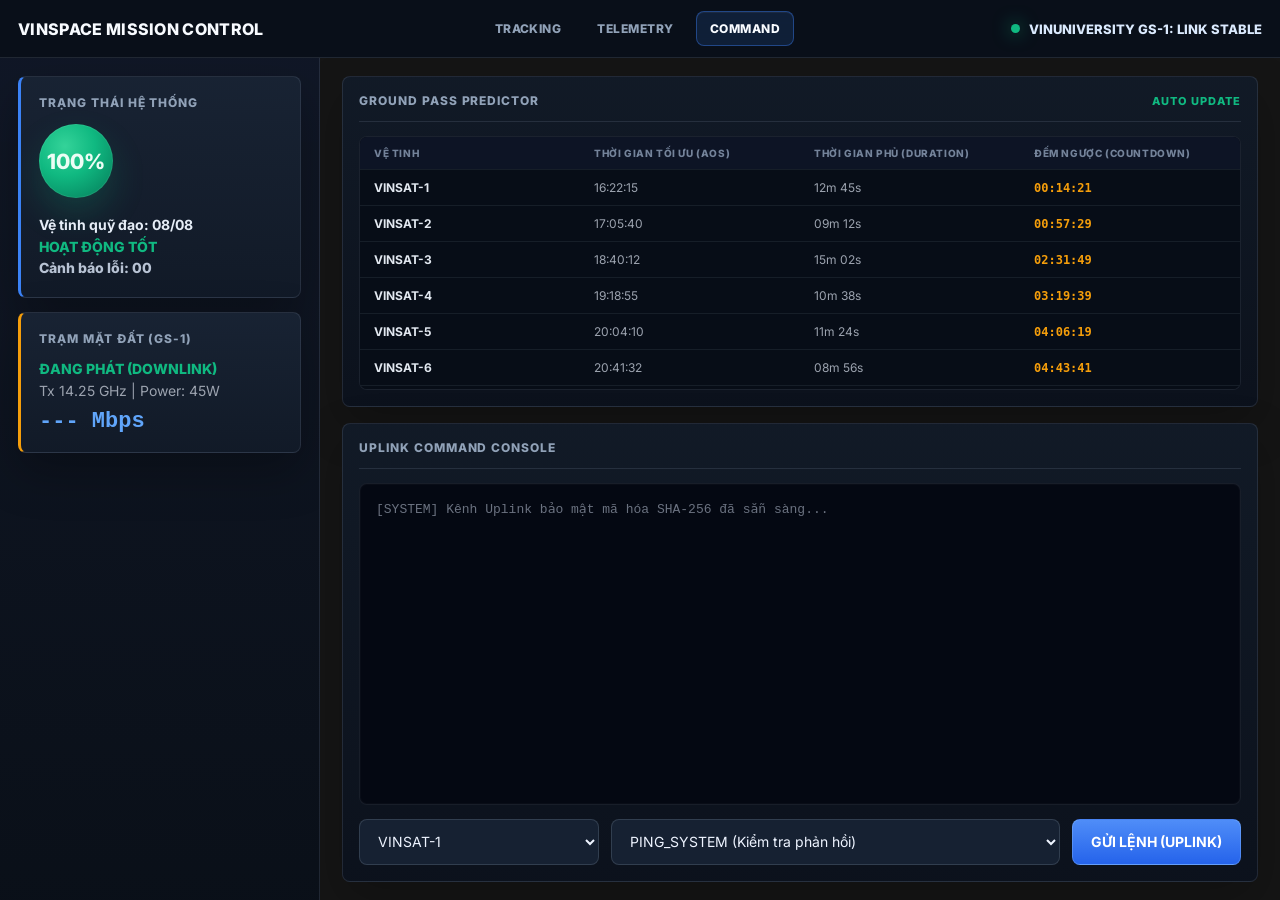
<file: commands.html>
<!DOCTYPE html>
<html lang="vi">
<head>
  <meta charset="UTF-8">
  <title>VinSpace SatOps - Command & Pass Planner</title>
  <!-- FONT INTER & STYLE ĐỒNG BỘ -->
  <link href="https://fonts.googleapis.com/css2?family=Inter:wght@300;400;600;800&display=swap" rel="stylesheet">
  <link rel="stylesheet" href="style.css">
  
  <style>
    /* BỔ SUNG CSS RIÊNG CHO TRANG CẤU HÌNH & LỆNH */
    .left-panel {
      flex: 0 0 320px;
      width: 320px;
    }

    .main-panel {
      min-width: 0;
    }

    .grid-layout {
      display: grid;
      grid-template-columns: 1fr;
      grid-template-rows: minmax(250px, 0.78fr) minmax(300px, 1fr);
      gap: 18px;
      padding: 18px;
      height: 100%;
      box-sizing: border-box;
      overflow-y: auto;
      overflow-x: hidden;
    }
    
    .panel-box {
      background: #111827;
      border: 1px solid #1f2937;
      border-radius: 8px;
      padding: 16px;
      display: flex;
      flex-direction: column;
      gap: 14px;
      min-width: 0;
      min-height: 0;
    }

    .panel-title {
      font-size: 12px;
      font-weight: 800;
      letter-spacing: 0.08em;
      color: #9ca3af;
      border-bottom: 1px solid #1f2937;
      padding-bottom: 10px;
      margin: 0;
      display: flex;
      align-items: center;
      justify-content: space-between;
      gap: 12px;
      line-height: 1.35;
    }

    /* TABLE STYLE */
    .pass-table {
      width: 100%;
      border-collapse: collapse;
      text-align: left;
      table-layout: fixed;
      font-size: 11px;
    }

    .pass-table-wrap {
      flex: 1;
      min-height: 0;
      overflow-y: auto;
      overflow-x: hidden;
      border: 1px solid #1f2937;
      border-radius: 8px;
      background: #0b1220;
    }

    .pass-table th, .pass-table td {
      padding: 9px 10px;
      border-bottom: 1px solid #1f2937;
      vertical-align: middle;
    }

    .pass-table th {
      color: #6b7280;
      font-weight: 600;
      text-transform: uppercase;
      font-size: 10px;
      letter-spacing: 0.06em;
    }

    .pass-table tbody tr:hover {
      background: rgba(59, 130, 246, 0.07);
    }

    .countdown-timer {
      font-family: monospace;
      font-size: 12px;
      font-weight: bold;
      color: #f59e0b;
      white-space: nowrap;
    }

    /* TERMINAL STYLE */
    .terminal-screen {
      background: #070a12;
      border: 1px solid #1f2937;
      border-radius: 6px;
      flex: 1;
      min-height: 0;
      max-height: 100%;
      padding: 15px;
      font-family: 'Courier New', Courier, monospace;
      font-size: 12px;
      overflow-y: auto;
      color: #3b82f6;
      line-height: 1.55;
    }

    .terminal-input-group {
      display: grid;
      grid-template-columns: minmax(150px, 0.8fr) minmax(300px, 1.4fr) auto;
      gap: 10px;
      align-items: stretch;
      flex-shrink: 0;
    }

    .terminal-select, .terminal-btn {
      background: #1f2937;
      border: 1px solid #374151;
      color: #e2e8f0;
      min-width: 0;
      min-height: 42px;
      padding: 0 12px;
      border-radius: 6px;
      font-family: inherit;
      font-size: 13px;
    }

    .terminal-select { cursor: pointer; }
    .terminal-select:focus { border-color: #3b82f6; outline: none; }
    
    .terminal-btn {
      background: #3b82f6;
      color: #fff;
      font-weight: bold;
      cursor: pointer;
      transition: background 0.2s;
      white-space: nowrap;
      padding: 0 16px;
    }
    .terminal-btn:hover { background: #2563eb; }

    @media (max-width: 1180px) {
      .grid-layout {
        grid-template-columns: 1fr;
        grid-template-rows: auto auto;
        overflow-y: auto;
      }

      .terminal-input-group {
        grid-template-columns: 1fr;
      }
    }

    /* MENU ĐIỀU HƯỚNG */
    .nav-tabs {
      display: flex;
      gap: 10px;
    }
    .nav-link {
      color: #9ca3af;
      text-decoration: none;
      font-size: 12px;
      font-weight: 600;
      padding: 6px 12px;
      border-radius: 4px;
      border: 1px solid transparent;
    }
    .nav-link.active {
      color: #3b82f6;
      background: rgba(59, 130, 246, 0.1);
      border-color: rgba(59, 130, 246, 0.3);
    }
    .nav-link:hover:not(.active) {
      color: #fff;
      background: #1f2937;
    }
    /* Visual polish overrides */
    .left-panel {
      flex: 0 0 320px;
      width: 320px;
      min-width: 320px;
    }

    .main-panel {
      background: #151515;
    }

    .grid-layout {
      grid-template-rows: minmax(250px, 0.72fr) minmax(320px, 1fr);
      gap: 16px;
      padding: 18px 22px;
      background: #151515;
    }

    .panel-box {
      background: linear-gradient(180deg, rgba(18, 27, 40, 0.96), rgba(12, 18, 29, 0.98));
      border: 1px solid rgba(148, 163, 184, 0.16);
      border-radius: 8px;
      box-shadow: 0 18px 48px rgba(0, 0, 0, 0.22);
    }

    .grid-layout .panel-box:nth-child(2) {
      display: grid;
      grid-template-rows: auto minmax(150px, 1fr) auto;
    }

    .panel-title {
      color: #91a2b8;
      border-bottom-color: rgba(148, 163, 184, 0.16);
      padding: 0 0 12px;
    }

    .pass-table {
      font-size: 12px;
    }

    .pass-table-wrap {
      background: #070d17;
      border-color: rgba(148, 163, 184, 0.14);
    }

    .pass-table th,
    .pass-table td {
      padding: 10px 14px;
      border-bottom-color: rgba(148, 163, 184, 0.11);
    }

    .pass-table th {
      color: #74839a;
      font-weight: 800;
      background: rgba(15, 23, 42, 0.8);
      position: sticky;
      top: 0;
      z-index: 1;
    }

    .pass-table tbody tr:hover {
      background: rgba(59, 130, 246, 0.09);
    }

    .terminal-screen {
      background: #040812;
      border-color: rgba(148, 163, 184, 0.14);
      border-radius: 8px;
      padding: 16px;
      font-size: 13px;
      color: #60a5fa;
      box-shadow: inset 0 0 0 1px rgba(255, 255, 255, 0.02);
    }

    .terminal-input-group {
      grid-template-columns: minmax(150px, 0.75fr) minmax(280px, 1.4fr) auto;
      gap: 12px;
    }

    .terminal-select,
    .terminal-btn {
      background: #162132;
      border-color: rgba(148, 163, 184, 0.22);
      color: #eef4ff;
      min-height: 46px;
      padding: 0 14px;
      border-radius: 8px;
      font-size: 14px;
    }

    .terminal-select:focus {
      border-color: #3b82f6;
      outline: none;
      box-shadow: 0 0 0 3px rgba(59, 130, 246, 0.14);
    }

    .terminal-btn {
      background: linear-gradient(180deg, #4f8df8, #2563eb);
      border-color: rgba(147, 197, 253, 0.32);
      color: #fff;
      transition: transform 0.15s ease, filter 0.15s ease;
      padding: 0 18px;
    }

    .terminal-btn:hover {
      filter: brightness(1.08);
      transform: translateY(-1px);
    }

    .nav-tabs {
      flex: 1 1 320px;
      align-items: center;
      justify-content: center;
      gap: 8px;
      min-width: 0;
    }

    .nav-link {
      color: #91a2b8;
      font-size: 12px;
      font-weight: 800;
      letter-spacing: 0.04em;
      padding: 9px 13px;
      border-radius: 8px;
      border: 1px solid transparent;
      white-space: nowrap;
    }

    .nav-link.active {
      color: #f8fbff;
      background: rgba(59, 130, 246, 0.14);
      border-color: rgba(59, 130, 246, 0.42);
    }

    .nav-link:hover:not(.active) {
      color: #eef4ff;
      background: rgba(148, 163, 184, 0.09);
      border-color: rgba(148, 163, 184, 0.16);
    }
  </style>
</head>
<body>

<header class="header">
  <div class="logo">VINSPACE MISSION CONTROL</div>
  
  <!-- THANH ĐIỀU HƯỚNG 3 MÀN HÌNH CHUẨN TRÊN GITHUB -->
  <nav class="nav-tabs">
    <a href="index.html" class="nav-link">TRACKING</a>
    <a href="analytics.html" class="nav-link">TELEMETRY</a>
    <a href="commands.html" class="nav-link active">COMMAND</a>
  </nav>

  <div class="status">VINUNIVERSITY GS-1: LINK STABLE</div>
</header>

<div class="container">
  <!-- GIỮ NGUYÊN PANEL TRÁI ĐỂ ĐỒNG BỘ GIAO DIỆN -->
  <div class="left-panel">
    <div class="card">
      <h3>TRẠNG THÁI HỆ THỐNG</h3>
      <div class="circle">100%</div>
      <div class="stats">
        <div>Vệ tinh quỹ đạo: 08/08</div>
        <div class="green">HOẠT ĐỘNG TỐT</div>
        <div class="warning">Cảnh báo lỗi: 00</div>
      </div>
    </div>

    <div class="card">
      <h3>TRẠM MẶT ĐẤT (GS-1)</h3>
      <div class="green">ĐANG PHÁT (DOWNLINK)</div>
      <div style="margin: 5px 0; color: #9ca3af;">Tx 14.25 GHz | Power: 45W</div>
      <div class="speed">--- Mbps</div>
    </div>

  </div>

  <!-- PHẦN CHÍNH CỦA PAGE 2: GRID PANELS -->
  <div class="main-panel">
    <div class="grid-layout">
      
      <!-- PANEL 1: LỊCH TRÌNH ĐẾM NGƯỢC (PASS PREDICTOR) -->
      <div class="panel-box">
        <h2 class="panel-title">
          <span>GROUND PASS PREDICTOR</span>
          <span style="font-size: 11px; color: #10b981;">AUTO UPDATE</span>
        </h2>
        
        <div class="pass-table-wrap">
        <table class="pass-table">
          <thead>
            <tr>
              <th>Vệ tinh</th>
              <th>Thời gian tối ưu (AOS)</th>
              <th>Thời gian phủ (Duration)</th>
              <th>Đếm ngược (Countdown)</th>
            </tr>
          </thead>
          <tbody id="pass-table-body">
            <!-- Dữ liệu đếm ngược sẽ tự sinh bằng Javascript ở dưới -->
          </tbody>
        </table>
        </div>
      </div>

      <!-- PANEL 2: TRUNG TÂM PHÁT LỆNH GIẢ LẬP (COMMAND TERMINAL) -->
      <div class="panel-box">
        <h2 class="panel-title">UPLINK COMMAND CONSOLE</h2>
        
        <div class="terminal-screen" id="terminal-output">
          <div style="color: #6b7280;">[SYSTEM] Kênh Uplink bảo mật mã hóa SHA-256 đã sẵn sàng...</div>
        </div>

        <div class="terminal-input-group">
          <select class="terminal-select" id="sat-select">
            <option value="VINSAT-1">VINSAT-1</option>
            <option value="VINSAT-2">VINSAT-2</option>
            <option value="VINSAT-3">VINSAT-3</option>
            <option value="VINSAT-4">VINSAT-4</option>
            <option value="VINSAT-5">VINSAT-5</option>
            <option value="VINSAT-6">VINSAT-6</option>
            <option value="VINSAT-7">VINSAT-7</option>
            <option value="VINSAT-8">VINSAT-8</option>
          </select>

          <select class="terminal-select" id="cmd-select">
            <option value="PING_SYSTEM">PING_SYSTEM (Kiểm tra phản hồi)</option>
            <option value="REBOOT_OBC">REBOOT_OBC (Khởi động lại máy tính bo mạch)</option>
            <option value="ADJUST_ORBIT_ATTITUDE">ADJUST_ORBIT_ATTITUDE (Hiệu chỉnh góc anten)</option>
            <option value="DEPLOY_SOLAR_ARRAY">DEPLOY_SOLAR_ARRAY (Mở lại tấm pin mặt trời)</option>
            <option value="TRIGGER_CAM_CAPTURE">TRIGGER_CAM_CAPTURE (Kích hoạt chụp ảnh Trái Đất)</option>
          </select>

          <button class="terminal-btn" onclick="sendSatelliteCommand()">GỬI LỆNH (UPLINK)</button>
        </div>
      </div>

    </div>
  </div>
</div>

<!-- JAVASCRIPT XỬ LÝ LÒGIC ĐẾM NGƯỢC VÀ CHỈ LỆNH -->
<script>
  // 1. Giả lập Telemetry tốc độ mạng ở Panel trái để đồng bộ với Màn hình 1
  setInterval(() => {
    const speedEl = document.querySelector(".speed");
    if (speedEl) speedEl.innerText = `${(Math.random() * (180 - 120) + 120).toFixed(2)} Mbps`;
  }, 1500);

  const vietnamTimeFormatter = new Intl.DateTimeFormat('en-GB', {
    timeZone: 'Asia/Ho_Chi_Minh',
    hour: '2-digit',
    minute: '2-digit',
    second: '2-digit',
    hour12: false
  });

  function formatVietnamTime(date) {
    return vietnamTimeFormatter.format(date);
  }

  // 2. Dữ liệu thời gian đếm ngược ban đầu (tính bằng giây)
  const passData = [
    { id: "sat1", name: "VINSAT-1", aos: "16:22:15", duration: "12m 45s", secondsLeft: 862 },
    { id: "sat2", name: "VINSAT-2", aos: "17:05:40", duration: "09m 12s", secondsLeft: 3450 },
    { id: "sat3", name: "VINSAT-3", aos: "18:40:12", duration: "15m 02s", secondsLeft: 9110 },
    { id: "sat4", name: "VINSAT-4", aos: "19:18:55", duration: "10m 38s", secondsLeft: 11980 },
    { id: "sat5", name: "VINSAT-5", aos: "20:04:10", duration: "11m 24s", secondsLeft: 14780 },
    { id: "sat6", name: "VINSAT-6", aos: "20:41:32", duration: "08m 56s", secondsLeft: 17022 },
    { id: "sat7", name: "VINSAT-7", aos: "21:26:48", duration: "13m 18s", secondsLeft: 19738 },
    { id: "sat8", name: "VINSAT-8", aos: "22:11:05", duration: "09m 47s", secondsLeft: 22495 }
  ];

  // Hàm chuyển đổi giây sang định dạng HH:MM:SS
  function formatTime(seconds) {
    if (seconds <= 0) return "ĐANG PHỦ SÓNG (AOS)";
    const h = Math.floor(seconds / 3600).toString().padStart(2, '0');
    const m = Math.floor((seconds % 3600) / 60).toString().padStart(2, '0');
    const s = (seconds % 60).toString().padStart(2, '0');
    return `${h}:${m}:${s}`;
  }

  // Khởi tạo bảng danh sách lịch trình
  function renderPassTable() {
    const tbody = document.getElementById("pass-table-body");
    if (!tbody) return; // Chống lỗi nếu phần tử chưa load xong
    
    tbody.innerHTML = "";
    passData.forEach(sat => {
      const row = document.createElement("tr");
      row.innerHTML = `
        <td style="font-weight: bold; color: #e2e8f0;">${sat.name}</td>
        <td style="color: #9ca3af;">${sat.aos}</td>
        <td style="color: #9ca3af;">${sat.duration}</td>
        <td><span class="countdown-timer" id="timer-${sat.id}">${formatTime(sat.secondsLeft)}</span></td>
      `;
      tbody.appendChild(row);
    });
  }

  // ĐÃ SỬA: Ép mã chạy sau khi toàn bộ giao diện HTML đã dựng xong xuôi (DOM Ready)
  document.addEventListener("DOMContentLoaded", () => {
    renderPassTable();

    // Chạy vòng lặp đếm ngược thời gian thực (Mỗi 1 giây trừ đi 1 giây)
    setInterval(() => {
      passData.forEach(sat => {
        if (sat.secondsLeft > 0) {
          sat.secondsLeft--;
        } else {
          sat.secondsLeft = Math.floor(Math.random() * 5000) + 1000;
        }
        
        const timerEl = document.getElementById(`timer-${sat.id}`);
        if (timerEl) {
          timerEl.innerText = formatTime(sat.secondsLeft);
          if (sat.secondsLeft < 180) {
            timerEl.style.color = "#10b981"; 
          } else {
            timerEl.style.color = "#f59e0b";
          }
        }
      });
    }, 1000);
  });

  // 3. Logic xử lý giả lập gửi lệnh lên vệ tinh
  function sendSatelliteCommand() {
    const satName = document.getElementById("sat-select").value;
    const cmdName = document.getElementById("cmd-select").value;
    const terminal = document.getElementById("terminal-output");
    const time = formatVietnamTime(new Date());

    const sendLog = document.createElement("div");
    sendLog.style.color = "#e2e8f0";
    sendLog.style.marginTop = "8px";
    sendLog.innerText = `[${time}] >>> ĐANG PHÁT LỆNH UPLINK: [${cmdName}] TỚI [${satName}]...`;
    terminal.appendChild(sendLog);

    setTimeout(() => {
      const responseLog = document.createElement("div");
      responseLog.style.color = "#10b981";
      responseLog.innerText = `[${formatVietnamTime(new Date())}] <<< [${satName}] PHẢN HỒI: Thực thi lệnh [${cmdName}] THÀNH CÔNG. Mã trạng thái: ACK_0x01`;
      terminal.appendChild(responseLog);
      terminal.scrollTop = terminal.scrollHeight;
    }, 1200);

    terminal.scrollTop = terminal.scrollHeight;
  }
</script>
</file>
<file: style.css>
/* Core visual system */
:root {
  --bg: #090d14;
  --surface: #101722;
  --surface-2: #151f2d;
  --surface-3: #1b2737;
  --line: rgba(148, 163, 184, 0.16);
  --line-strong: rgba(148, 163, 184, 0.28);
  --text: #eef4ff;
  --muted: #91a2b8;
  --muted-2: #627089;
  --blue: #3b82f6;
  --cyan: #22d3ee;
  --green: #10b981;
  --amber: #f59e0b;
  --red: #ef4444;
  --shadow: 0 18px 48px rgba(0, 0, 0, 0.28);
}

* {
  box-sizing: border-box;
}

body {
  margin: 0;
  padding: 0;
  height: 100vh;
  display: flex;
  flex-direction: column;
  overflow: hidden;
  background:
    linear-gradient(180deg, #0b111b 0%, var(--bg) 42%, #070a10 100%);
  color: var(--text);
  font-family: 'Inter', system-ui, -apple-system, BlinkMacSystemFont, 'Segoe UI', sans-serif;
  font-size: 14px;
}

.header {
  height: 58px;
  background: rgba(10, 16, 25, 0.92);
  border-bottom: 1px solid var(--line);
  display: flex;
  flex-wrap: wrap;
  align-items: center;
  justify-content: space-between;
  gap: 10px 18px;
  padding: 0 18px;
  letter-spacing: 0;
  backdrop-filter: blur(14px);
}

.logo {
  display: inline-flex;
  align-items: center;
  gap: 10px;
  color: #f8fbff;
  flex: 0 0 auto;
  font-size: 16px;
  font-weight: 800;
  white-space: nowrap;
  letter-spacing: 0.02em;
}


.status {
  display: inline-flex;
  flex: 0 1 auto;
  align-items: center;
  gap: 9px;
  color: #dbeafe;
  font-size: 13px;
  font-weight: 800;
  white-space: nowrap;
}

.status::before {
  content: "";
  width: 9px;
  height: 9px;
  border-radius: 999px;
  background: var(--green);
  box-shadow: 0 0 18px rgba(16, 185, 129, 0.75);
  flex: 0 0 auto;
}

.container {
  display: flex;
  flex: 1;
  height: calc(100vh - 58px);
  min-height: 0;
  overflow: hidden;
}

/* Navigation */
.nav-tabs {
  display: flex;
  flex: 1 1 320px;
  align-items: center;
  justify-content: center;
  gap: 8px;
  min-width: 0;
}

.nav-link {
  color: var(--muted);
  text-decoration: none;
  font-size: 12px;
  font-weight: 800;
  letter-spacing: 0.04em;
  padding: 9px 13px;
  border-radius: 8px;
  border: 1px solid transparent;
  white-space: nowrap;
  transition: background 0.18s ease, border-color 0.18s ease, color 0.18s ease;
}

.nav-link.active {
  color: #f8fbff;
  background: rgba(59, 130, 246, 0.14);
  border-color: rgba(59, 130, 246, 0.42);
  box-shadow: inset 0 1px 0 rgba(255, 255, 255, 0.05);
}

.nav-link:hover:not(.active) {
  color: var(--text);
  background: rgba(148, 163, 184, 0.09);
  border-color: rgba(148, 163, 184, 0.16);
}

/* Left rail */
.left-panel {
  flex: 0 0 320px;
  width: 320px;
  background:
    linear-gradient(180deg, rgba(17, 24, 39, 0.96), rgba(10, 16, 25, 0.98));
  border-right: 1px solid var(--line);
  padding: 18px;
  display: flex;
  flex-direction: column;
  gap: 14px;
  z-index: 10;
  overflow-y: auto;
  scrollbar-width: thin;
  scrollbar-color: #2b3749 transparent;
}

.left-panel::-webkit-scrollbar,
.log::-webkit-scrollbar {
  width: 7px;
}

.left-panel::-webkit-scrollbar-track,
.log::-webkit-scrollbar-track {
  background: transparent;
}

.left-panel::-webkit-scrollbar-thumb,
.log::-webkit-scrollbar-thumb {
  background: #2b3749;
  border-radius: 999px;
}

.card {
  background:
    linear-gradient(180deg, rgba(25, 36, 52, 0.96), rgba(18, 27, 40, 0.96));
  border: 1px solid var(--line);
  border-left: 3px solid var(--blue);
  border-radius: 8px;
  padding: 18px;
  box-shadow: var(--shadow);
}

.card:nth-child(2) {
  border-left-color: var(--amber);
}

.satellite-toggle-card {
  border-left-color: var(--green);
}

.card h3 {
  margin: 0 0 14px;
  color: var(--muted);
  font-size: 12px;
  font-weight: 800;
  letter-spacing: 0.08em;
}

.circle {
  width: 74px;
  height: 74px;
  border-radius: 50%;
  background:
    radial-gradient(circle at 35% 30%, #34d399 0%, var(--green) 42%, #047857 100%);
  display: flex;
  align-items: center;
  justify-content: center;
  color: #ecfdf5;
  font-size: 21px;
  font-weight: 800;
  margin: 10px 0 16px;
  box-shadow: 0 16px 34px rgba(16, 185, 129, 0.2), 0 0 0 1px rgba(209, 250, 229, 0.08) inset;
}

.stats {
  color: #e6edf7;
  font-size: 14px;
  font-weight: 700;
  line-height: 1.55;
}

.green {
  color: var(--green);
  font-weight: 800;
}

.warning {
  color: #b8c3d4;
  font-weight: 800;
}

.speed {
  color: #60a5fa;
  font-family: 'Courier New', Courier, monospace;
  font-size: 22px;
  font-weight: 800;
  margin-top: 10px;
}

/* Main map and monitor */
.main-panel {
  flex: 1;
  display: flex;
  flex-direction: column;
  min-width: 0;
  height: 100%;
  position: relative;
  background: #151515;
}

#map {
  flex: 1;
  width: 100%;
  min-height: 0;
  background: #151515;
}

.leaflet-control-zoom {
  border: 1px solid rgba(148, 163, 184, 0.28) !important;
  border-radius: 8px !important;
  overflow: hidden;
  box-shadow: 0 16px 34px rgba(0, 0, 0, 0.28) !important;
}

.leaflet-control-zoom a {
  width: 36px !important;
  height: 36px !important;
  line-height: 34px !important;
  background: rgba(248, 251, 255, 0.94) !important;
  color: #0f172a !important;
  border-bottom-color: rgba(15, 23, 42, 0.12) !important;
}

.leaflet-control-zoom a:hover {
  background: #ffffff !important;
}

.log {
  height: 210px;
  min-height: 210px;
  background: #050913;
  border-top: 1px solid var(--line-strong);
  padding: 14px 18px;
  font-family: 'Courier New', Courier, monospace;
  font-size: 13px;
  overflow-y: auto;
}

.log-item {
  margin-bottom: 8px;
  line-height: 1.45;
  letter-spacing: 0;
}

/* Map labels */
.satellite-custom-icon {
  display: flex !important;
  align-items: center !important;
  background: transparent !important;
  border: none !important;
}

.sat-dot {
  width: 12px;
  height: 12px;
  border-radius: 50%;
  border: 2px solid currentColor;
  flex-shrink: 0;
  display: block !important;
  box-shadow: 0 0 14px currentColor;
}

.sat-label {
  margin-left: 8px;
  color: #f8fbff;
  background: rgba(5, 9, 19, 0.88);
  border: 1px solid rgba(255, 255, 255, 0.12);
  border-radius: 6px;
  padding: 4px 8px;
  display: block !important;
  font-family: 'Inter', sans-serif;
  font-size: 11px;
  font-weight: 800;
  white-space: nowrap;
  box-shadow: 0 10px 24px rgba(0, 0, 0, 0.25);
}

.gs-icon {
  display: flex !important;
  align-items: center;
  justify-content: center;
  background: transparent !important;
  border: none !important;
}

.gs-dot {
  width: 10px;
  height: 10px;
  background-color: var(--red);
  border-radius: 50%;
  z-index: 2;
  box-shadow: 0 0 16px rgba(239, 68, 68, 0.95);
}

.gs-pulse {
  position: absolute;
  width: 28px;
  height: 28px;
  border: 2px solid rgba(239, 68, 68, 0.9);
  border-radius: 50%;
  animation: gspulse 2s infinite linear;
  opacity: 0;
  z-index: 1;
}

@keyframes gspulse {
  0% { transform: scale(0.5); opacity: 0; }
  50% { opacity: 0.58; }
  100% { transform: scale(2.45); opacity: 0; }
}

.gs-label {
  position: absolute;
  top: -28px;
  color: var(--amber);
  background: rgba(5, 9, 19, 0.88);
  border: 1px solid rgba(245, 158, 11, 0.32);
  border-radius: 6px;
  padding: 3px 7px;
  font-family: 'Inter', sans-serif;
  font-size: 10px;
  font-weight: 800;
  white-space: nowrap;
}

.sat-toggle-control {
  display: flex;
  flex-direction: column;
  gap: 8px;
}

.sat-toggle-title {
  color: var(--muted);
  font-size: 11px;
  font-weight: 800;
  letter-spacing: 0.08em;
  margin-bottom: 2px;
}

.sat-toggle-row {
  display: flex;
  align-items: center;
  gap: 12px;
  margin: 0;
  padding: 10px 10px;
  border-radius: 10px;
  border: 1px solid rgba(148, 163, 184, 0.14);
  background: linear-gradient(180deg, rgba(15, 23, 42, 0.42), rgba(15, 23, 42, 0.28));
  color: var(--text);
  font-size: 13px;
  font-weight: 800;
  line-height: 1.2;
  cursor: pointer;
  transition: background 0.18s ease, border-color 0.18s ease;
}

.sat-toggle-row:hover {
  background: rgba(30, 41, 59, 0.55);
  border-color: rgba(96, 165, 250, 0.35);
}

.sat-toggle-row input {
  width: 15px;
  height: 15px;
  flex: 0 0 auto;
  margin: 0;
  accent-color: var(--blue);
}

.sat-toggle-meta {
  display: flex;
  flex: 1 1 auto;
  flex-direction: column;
  align-items: flex-start;
  justify-content: center;
  gap: 4px;
  width: 100%;
  min-width: 0;
}

.sat-toggle-name {
  align-self: flex-start;
  font-size: 13px;
  font-weight: 800;
}

.sat-toggle-details {
  display: flex;
  flex-direction: column;
  align-items: flex-start;
  gap: 2px;
  width: 100%;
}

.sat-toggle-line {
  color: #9fb2d1;
  font-size: 11px;
  font-weight: 700;
  letter-spacing: 0.01em;
  white-space: normal;
  line-height: 1.25;
  max-width: 100%;
}

.time-control {
  background: rgba(5, 9, 19, 0.9);
  border: 1px solid rgba(148, 163, 184, 0.28);
  border-radius: 8px;
  color: #dbeafe;
  font-family: 'Courier New', Courier, monospace;
  font-size: 12px;
  font-weight: 800;
  line-height: 1.55;
  padding: 9px 12px;
  box-shadow: 0 16px 34px rgba(0, 0, 0, 0.35);
}

@media (max-width: 1120px) {
  .header {
    height: auto;
    padding: 12px 16px;
  }

  .status,
  .logo {
    justify-content: center;
    text-align: center;
  }

  .container {
    height: calc(100vh - 132px);
  }

  .left-panel {
    flex-basis: 280px;
    width: 280px;
  }
}
</file>
